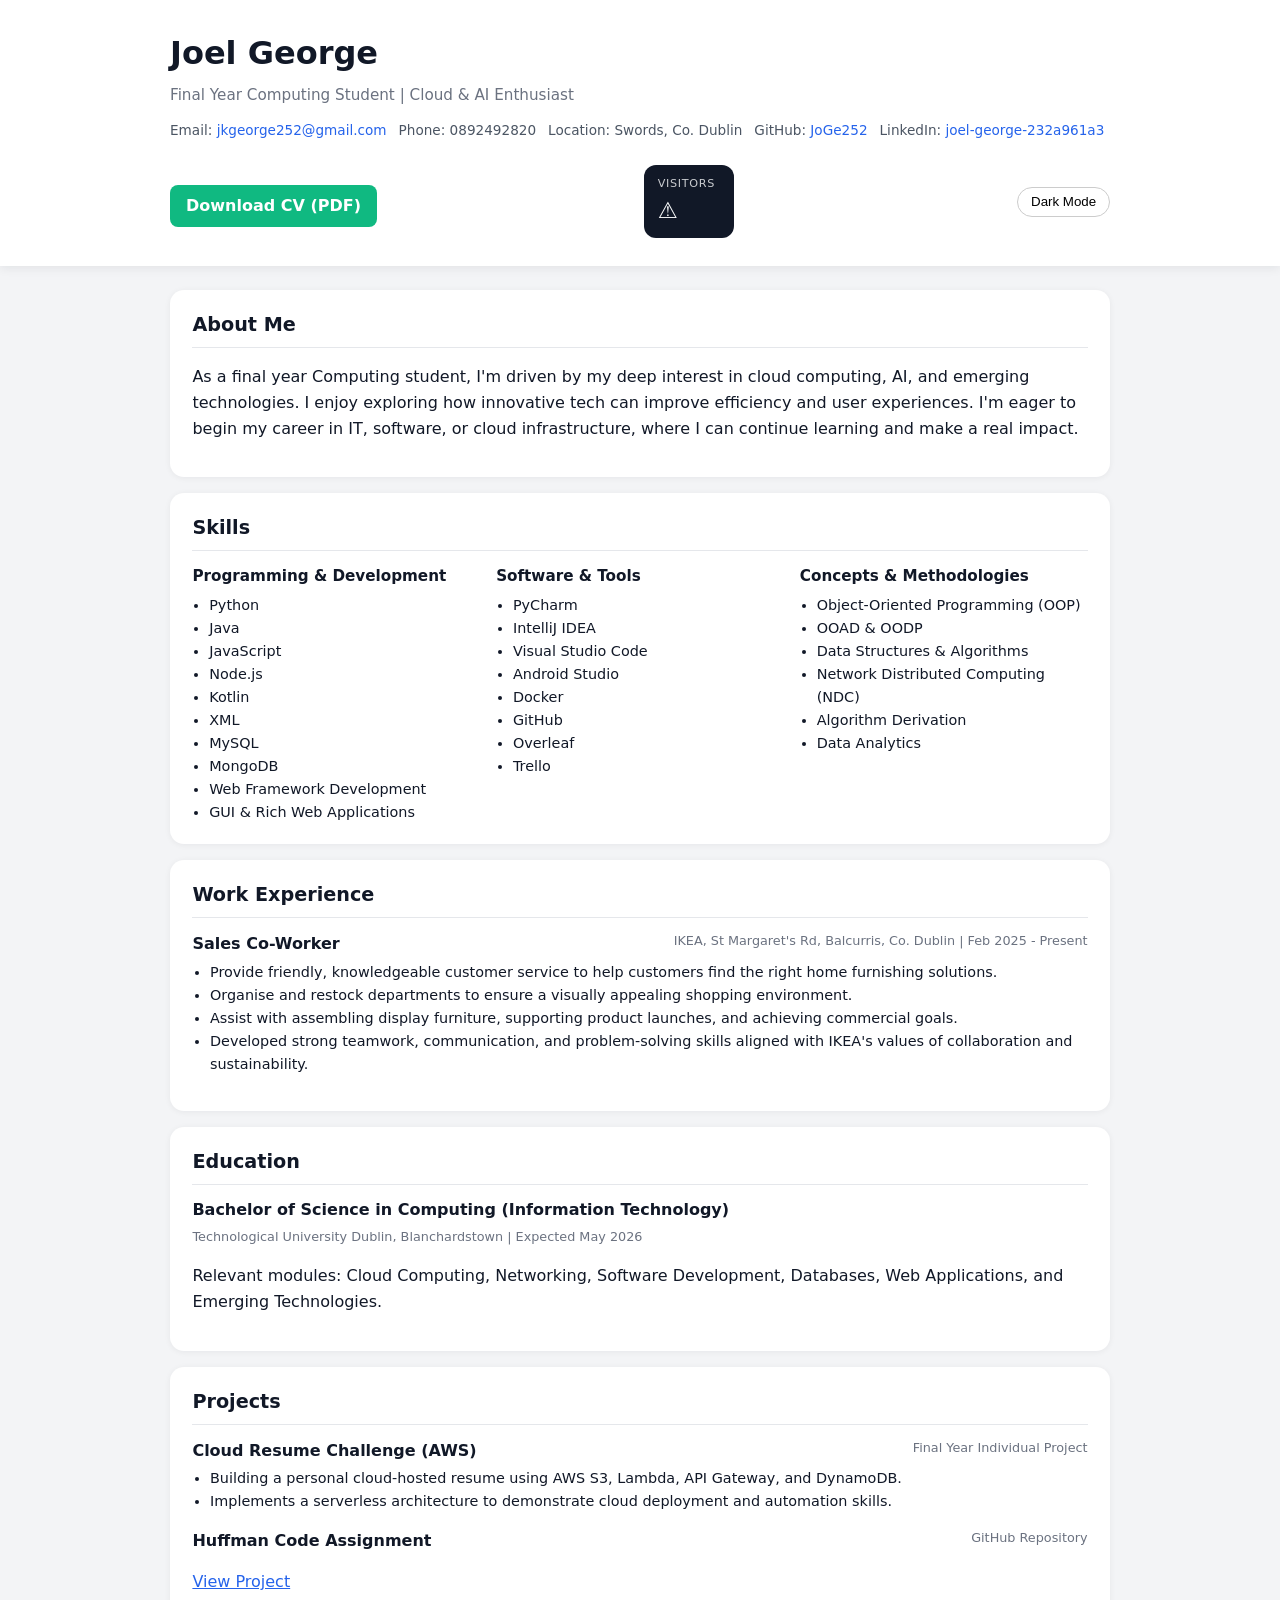
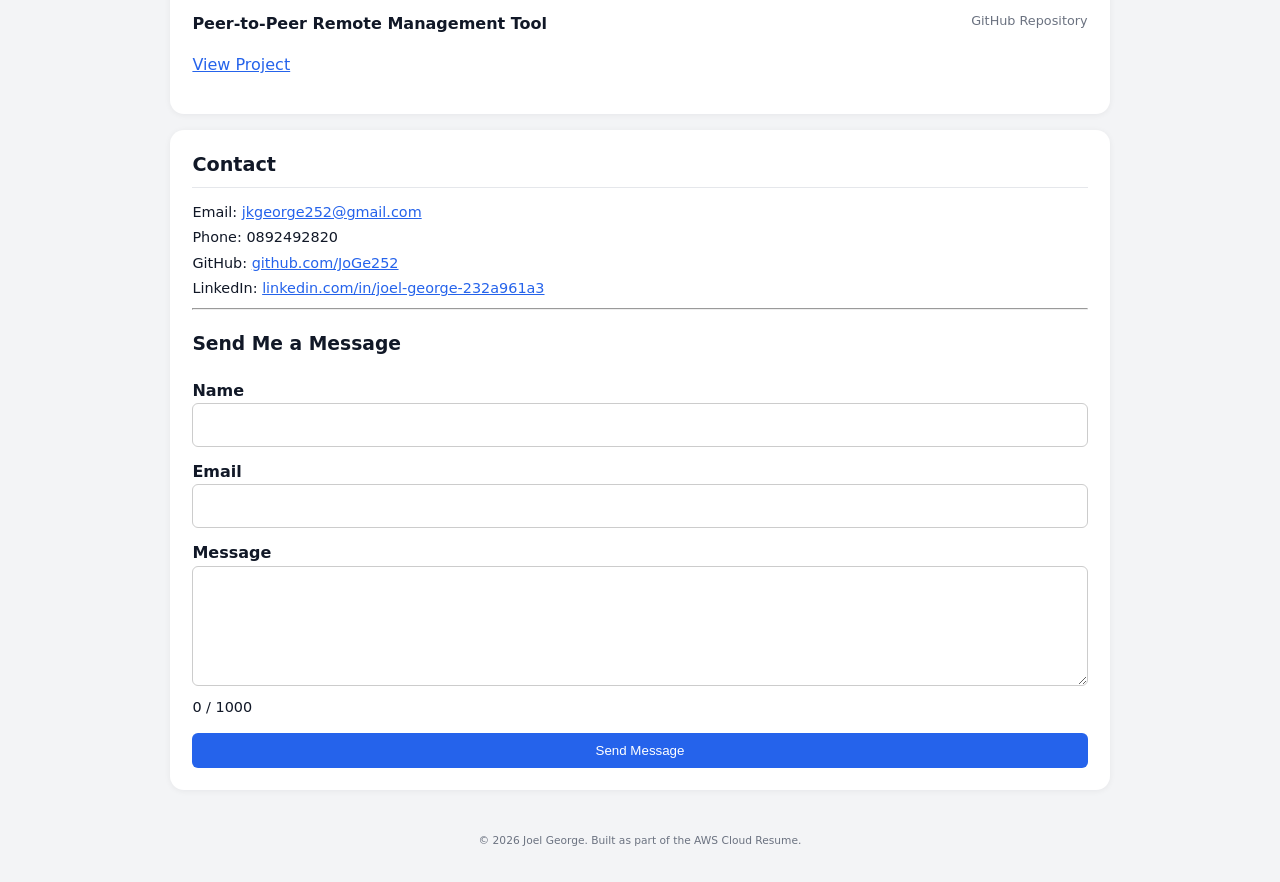
<file: index.html>
<!doctype html>
<html lang="en">
<head>
  <meta charset="utf-8" />
  <meta name="viewport" content="width=device-width,initial-scale=1" />
  <title>Joel George | Cloud Resume</title>

  <!-- Link to the external CSS file for styling -->
  <link rel="stylesheet" href="style.css" />

  <!-- Load JavaScript file to fetch and display visitor count -->
  <script defer src="script.js"></script>
</head>

<body>
  <!-- ===========================
       HEADER SECTION
       =========================== -->
  <header class="site-header">
    <div class="container header-content">
      <div>
        <!-- Your name and tagline -->
        <h1>Joel George</h1>
        <p class="tagline">Final Year Computing Student | Cloud & AI Enthusiast</p>

        <!-- Quick contact details displayed in header -->
        <div class="header-contact">
          <span>Email: <a href="mailto:jkgeorge252@gmail.com">jkgeorge252@gmail.com</a></span>
          <span>Phone: 0892492820</span>
          <span>Location: Swords, Co. Dublin</span>
          <span>GitHub: <a href="https://github.com/JoGe252" target="_blank">JoGe252</a></span>
          <span>LinkedIn: <a href="https://www.linkedin.com/in/joel-george-232a961a3/" target="_blank">joel-george-232a961a3</a></span>
        </div>
      </div>

      <!-- Download CV -->
      <a href="./Joel-George-CV.pdf" class="btn-download" download="Joel-George-CV.pdf">
      Download CV (PDF)
      </a>

      <!-- Visitor counter box linked to AWS backend -->
      <div class="visitor-box">
        <span class="visitor-label">Visitors</span>
        <span id="visitor-count" class="visitor-number">—</span>
      </div>

      <!--Dark mode toggle -->
      <button id="theme-toggle" class="theme-toggle">Dark Mode</button>
    </div>
  </header>

  <!-- ===========================
       MAIN CONTENT SECTION
       =========================== -->
  <main class="container">

    <!-- === About Section === -->
    <section id="about" class="card">
      <h2>About Me</h2>
      <p>
        As a final year Computing student, I'm driven by my deep interest in cloud computing, AI, and emerging technologies.
        I enjoy exploring how innovative tech can improve efficiency and user experiences. I'm eager to begin my career in
        IT, software, or cloud infrastructure, where I can continue learning and make a real impact.
      </p>
    </section>

    <!-- === Skills Section === -->
    <section id="skills" class="card">
      <h2>Skills</h2>
      <!-- Grid layout for multiple skill categories -->
      <div class="skill-grid">
        <!-- Programming and Development Skills -->
        <div>
          <h3>Programming & Development</h3>
          <ul>
            <li>Python</li>
            <li>Java</li>
            <li>JavaScript</li>
            <li>Node.js</li>
            <li>Kotlin</li>
            <li>XML</li>
            <li>MySQL</li>
            <li>MongoDB</li>
            <li>Web Framework Development</li>
            <li>GUI & Rich Web Applications</li>
          </ul>
        </div>

        <!-- Software Tools -->
        <div>
          <h3>Software & Tools</h3>
          <ul>
            <li>PyCharm</li>
            <li>IntelliJ IDEA</li>
            <li>Visual Studio Code</li>
            <li>Android Studio</li>
            <li>Docker</li>
            <li>GitHub</li>
            <li>Overleaf</li>
            <li>Trello</li>
          </ul>
        </div>

        <!-- Core Concepts -->
        <div>
          <h3>Concepts & Methodologies</h3>
          <ul>
            <li>Object-Oriented Programming (OOP)</li>
            <li>OOAD & OODP</li>
            <li>Data Structures & Algorithms</li>
            <li>Network Distributed Computing (NDC)</li>
            <li>Algorithm Derivation</li>
            <li>Data Analytics</li>
          </ul>
        </div>
      </div>
    </section>

    <!-- === Work Experience Section === -->
    <section id="experience" class="card">
      <h2>Work Experience</h2>
      <!-- Each job/experience entry -->
      <div class="item">
        <div class="item-header">
          <h3>Sales Co-Worker</h3>
          <span class="item-meta">IKEA, St Margaret's Rd, Balcurris, Co. Dublin | Feb 2025 - Present</span>
        </div>
        <ul>
          <li>Provide friendly, knowledgeable customer service to help customers find the right home furnishing solutions.</li>
          <li>Organise and restock departments to ensure a visually appealing shopping environment.</li>
          <li>Assist with assembling display furniture, supporting product launches, and achieving commercial goals.</li>
          <li>Developed strong teamwork, communication, and problem-solving skills aligned with IKEA's values of collaboration and sustainability.</li>
        </ul>
      </div>
    </section>

    <!-- === Education Section === -->
    <section id="education" class="card">
      <h2>Education</h2>
      <div class="item">
        <div class="item-header">
          <h3>Bachelor of Science in Computing (Information Technology)</h3>
          <span class="item-meta">Technological University Dublin, Blanchardstown | Expected May 2026</span>
        </div>
        <p>
          Relevant modules: Cloud Computing, Networking, Software Development, Databases, Web Applications, and Emerging Technologies.
        </p>
      </div>
    </section>

    <!-- === Projects Section === -->
    <section id="projects" class="card">
      <h2>Projects</h2>

      <!-- Cloud Resume Project -->
      <div class="item">
        <div class="item-header">
          <h3>Cloud Resume Challenge (AWS)</h3>
          <span class="item-meta">Final Year Individual Project</span>
        </div>
        <ul>
          <li>Building a personal cloud-hosted resume using AWS S3, Lambda, API Gateway, and DynamoDB.</li>
          <li>Implements a serverless architecture to demonstrate cloud deployment and automation skills.</li>
        </ul>
      </div>

      <!-- Huffman Code Project -->
      <div class="item">
        <div class="item-header">
          <h3>Huffman Code Assignment</h3>
          <span class="item-meta">GitHub Repository</span>
        </div>
        <p><a href="https://github.com/JoGe252/Data-Structures---Algorithms/tree/main/Major%20Assignment%20B00118121" target="_blank">View Project</a></p>
      </div>

      <!-- Peer-to-Peer Project -->
      <div class="item">
        <div class="item-header">
          <h3>Peer-to-Peer Remote Management Tool</h3>
          <span class="item-meta">GitHub Repository</span>
        </div>
        <p><a href="https://github.com/JoGe252/NDC/tree/main/Assignment%201%20-%20B00118121" target="_blank">View Project</a></p>
      </div>
    </section>

    <!-- === Contact Section === -->
    <section id="contact" class="card">
      <h2>Contact</h2>

      <p>Email: <a href="mailto:jkgeorge252@gmail.com">jkgeorge252@gmail.com</a></p>
      <p>Phone: 0892492820</p>
      <p>GitHub: <a href="https://github.com/JoGe252" target="_blank">github.com/JoGe252</a></p>
      <p>LinkedIn: <a href="https://www.linkedin.com/in/joel-george-232a961a3/" target="_blank">linkedin.com/in/joel-george-232a961a3</a></p>

      <hr />

      <!-- === Contact Me Form === -->
      <h3>Send Me a Message</h3>
      <form id="contact-form">
        <div class="form-group">
          <label for="name">Name</label>
          <input id="name" name="name" type="text" required />
        </div>

        <div class="form-group">
          <label for="email">Email</label>
          <input id="email" name="email" type="email" required />
        </div>

        <div class="form-group">
          <label for="message">Message</label>
          <textarea id="message" name="message" rows="4" maxlength="1000" required></textarea>
          <p id="message-counter">0 / 1000</p>
        </div>

        <!-- Changed button text (no longer prototype) -->
        <button type="submit" id="submit-btn">Send Message</button>
      </form>

      <p class="form-feedback" id="form-feedback"></p>
    </section>
  </main>

  <!-- ===========================
       FOOTER SECTION
       =========================== -->
  <footer class="site-footer">
    <div class="container">
      <small>© <span id="year"></span> Joel George. Built as part of the AWS Cloud Resume.</small>
    </div>
  </footer>

  <!-- Back to Top Button -->
  <button id="back-to-top" class="back-to-top">↑</button>

</body>
</html>
</file>
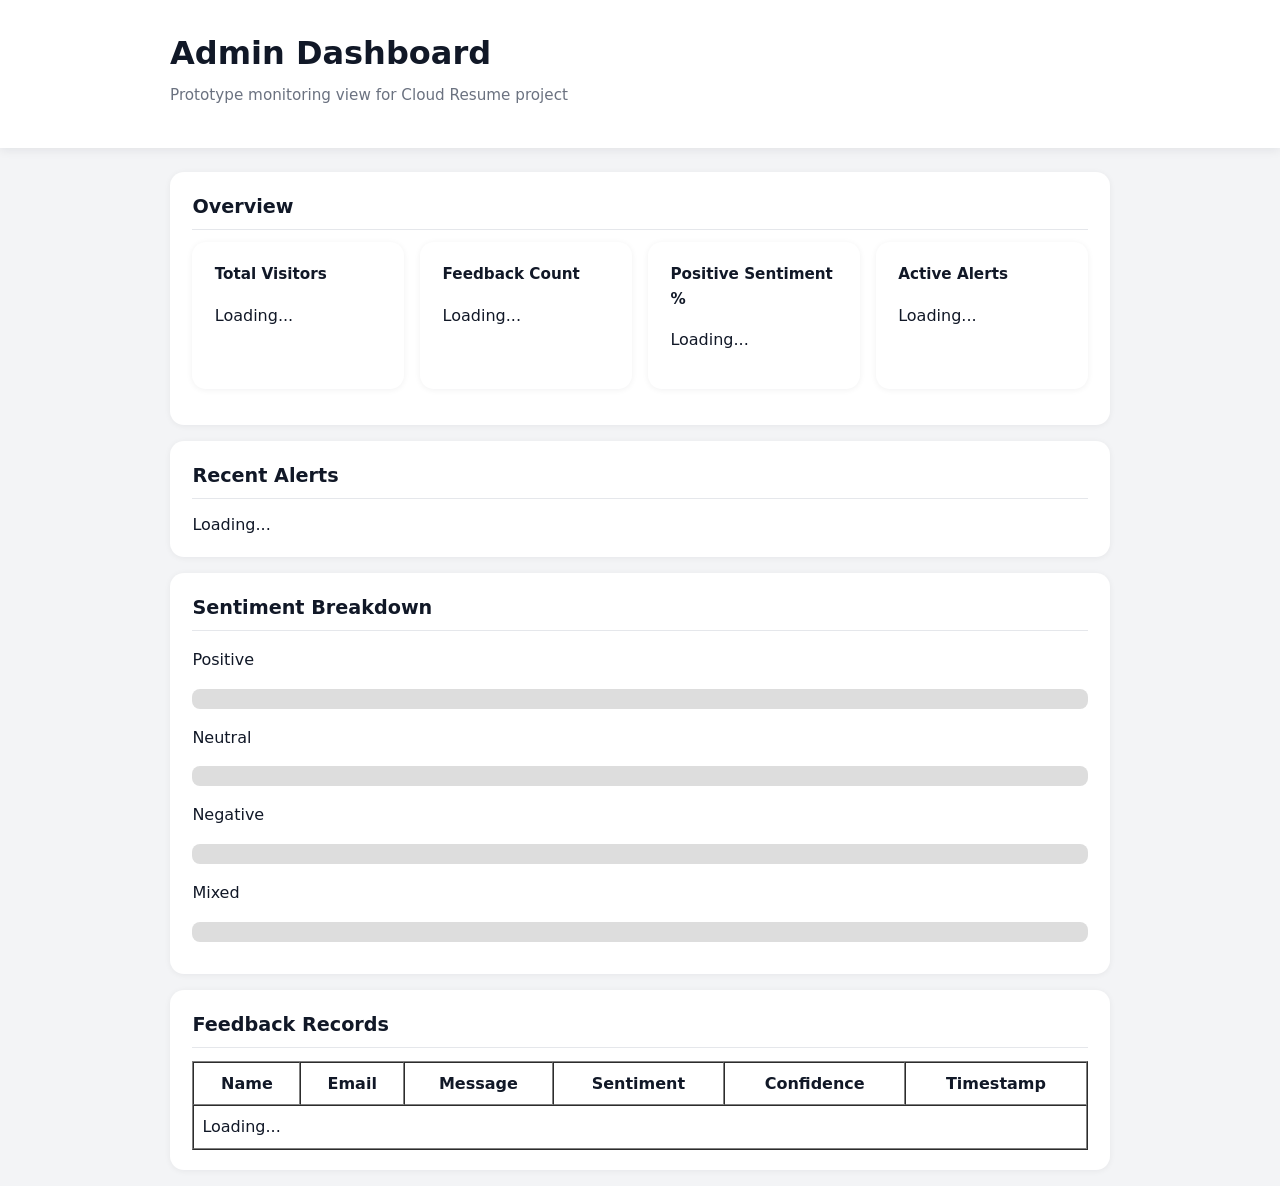
<file: admin.html>
<!doctype html>
<html lang="en">
<head>
  <meta charset="utf-8" />
  <meta name="viewport" content="width=device-width,initial-scale=1" />
  <title>Admin Dashboard | Cloud Resume</title>
  <link rel="stylesheet" href="style.css" />
  <script defer src="admin.js"></script>
</head>
<body>
  <header class="site-header">
    <div class="container header-content">
      <div>
        <h1>Admin Dashboard</h1>
        <p class="tagline">Prototype monitoring view for Cloud Resume project</p>
      </div>
    </div>
  </header>

  <main class="container">

    <!-- Metric cards -->
    <section class="card">
      <h2>Overview</h2>
      <div class="skill-grid">
        <div class="card">
          <h3>Total Visitors</h3>
          <p id="metric-visitors">Loading...</p>
        </div>
        <div class="card">
          <h3>Feedback Count</h3>
          <p id="metric-feedback">Loading...</p>
        </div>
        <div class="card">
          <h3>Positive Sentiment %</h3>
          <p id="metric-positive">Loading...</p>
        </div>
        <div class="card">
          <h3>Active Alerts</h3>
          <p id="metric-alerts">Loading...</p>
        </div>
      </div>
    </section>

    <!-- Alerts -->
    <section class="card">
      <h2>Recent Alerts</h2>
      <div id="alerts-list">Loading...</div>
    </section>

    <!-- Sentiment breakdown -->
    <section class="card">
      <h2>Sentiment Breakdown</h2>

      <p>Positive</p>
      <div class="bar-container"><div id="bar-positive" class="bar-fill"></div></div>

      <p>Neutral</p>
      <div class="bar-container"><div id="bar-neutral" class="bar-fill"></div></div>

      <p>Negative</p>
      <div class="bar-container"><div id="bar-negative" class="bar-fill"></div></div>

      <p>Mixed</p>
      <div class="bar-container"><div id="bar-mixed" class="bar-fill"></div></div>
    </section>

    <!-- Feedback table -->
    <section class="card">
      <h2>Feedback Records</h2>
      <div style="overflow-x:auto;">
        <table id="feedback-table" border="1" cellpadding="8" cellspacing="0" width="100%">
          <thead>
            <tr>
              <th>Name</th>
              <th>Email</th>
              <th>Message</th>
              <th>Sentiment</th>
              <th>Confidence</th>
              <th>Timestamp</th>
            </tr>
          </thead>
          <tbody>
            <tr><td colspan="6">Loading...</td></tr>
          </tbody>
        </table>
      </div>
    </section>

  </main>
</body>
</html>
</file>
<file: style.css>
/* ===========================
   GLOBAL STYLES
   =========================== */

/* Base color theme, font, and spacing */
:root {
  font-family: system-ui, -apple-system, BlinkMacSystemFont, sans-serif;
  line-height: 1.6;
  color: #111827; /* Dark gray text */
  background-color: #f3f4f6; /* Light gray background */
}

/* Apply consistent box sizing to all elements */
*,
*::before,
*::after {
  box-sizing: border-box;
}

/* Reset margin for body */
body {
  margin: 0;
}

/* Reusable container that centers content */
.container {
  max-width: 980px;
  margin: 0 auto;
  padding: 0 1.25rem;
}

/* ===========================
   HEADER STYLING
   =========================== */

.site-header {
  background-color: #ffffff;
  box-shadow: 0 2px 10px rgba(15, 23, 42, 0.08);
  padding: 1.75rem 0;
  margin-bottom: 1.5rem;
}

/* Aligns header content in a flexbox for name + visitor box */
.header-content {
  display: flex;
  flex-wrap: wrap;
  align-items: center;
  gap: 1.5rem;
  justify-content: space-between;
}

/* Big name at top */
h1 {
  font-size: 2rem;
  margin: 0 0 0.25rem;
}

/* Subtitle / tagline under name */
.tagline {
  margin: 0 0 0.75rem;
  color: #6b7280; /* Muted gray */
  font-size: 0.95rem;
}

/* Contact info in the header */
.header-contact {
  display: flex;
  flex-wrap: wrap;
  gap: 0.75rem;
  font-size: 0.85rem;
  color: #4b5563;
}

/* Links inside header contact */
.header-contact a {
  color: #2563eb; /* Blue */
  text-decoration: none;
}

.header-contact a:hover {
  text-decoration: underline;
}

/* Visitor counter box style */
.visitor-box {
  min-width: 90px;
  padding: 0.6rem 0.85rem;
  border-radius: 12px;
  background-color: #111827; /* Dark box */
  color: #f9fafb;
  display: flex;
  flex-direction: column;
  align-items: flex-start;
  justify-content: center;
}

/* Label text (small, uppercase) */
.visitor-label {
  font-size: 0.7rem;
  text-transform: uppercase;
  letter-spacing: 0.06em;
  opacity: 0.8;
}

/* Counter number style */
.visitor-number {
  font-size: 1.4rem;
  font-weight: 600;
}

/* ===========================
   CARD / SECTION STYLING
   =========================== */

.card {
  background-color: #ffffff;
  border-radius: 14px;
  padding: 1.25rem 1.4rem;
  margin-bottom: 1rem;
  box-shadow: 0 1px 6px rgba(15, 23, 42, 0.06);
}

/* Section titles (e.g. "About Me", "Skills") */
.card h2 {
  margin: 0 0 0.8rem;
  font-size: 1.2rem;
  color: #111827;
  border-bottom: 1px solid #e5e7eb;
  padding-bottom: 0.4rem;
}

/* ===========================
   SKILLS GRID
   =========================== */

/* Create responsive columns for skills */
.skill-grid {
  display: grid;
  grid-template-columns: repeat(auto-fit, minmax(180px, 1fr));
  gap: 1rem;
}

/* Subheadings for skill categories */
.skill-grid h3 {
  margin: 0 0 0.35rem;
  font-size: 0.95rem;
  color: #111827;
}

/* Bullet points inside skill list */
.skill-grid ul {
  margin: 0;
  padding-left: 1.05rem;
  font-size: 0.9rem;
}

/* ===========================
   EXPERIENCE / PROJECTS ITEMS
   =========================== */

.item {
  margin-bottom: 0.9rem;
}

/* Header inside each job/project card */
.item-header {
  display: flex;
  flex-wrap: wrap;
  justify-content: space-between;
  gap: 0.25rem;
}

/* Job or project title */
.item-header h3 {
  margin: 0;
  font-size: 1rem;
}

/* Dates and company info */
.item-meta {
  font-size: 0.8rem;
  color: #6b7280;
}

/* Bullet points for responsibilities or features */
.item ul {
  margin: 0.25rem 0 0;
  padding-left: 1.1rem;
  font-size: 0.9rem;
}

/* ===========================
   CONTACT & LINKS
   =========================== */

#contact p {
  margin: 0.15rem 0;
  font-size: 0.9rem;
}

/* General link color */
a {
  color: #2563eb;
}

a:hover {
  text-decoration: underline;
}

/* ===========================
   FOOTER
   =========================== */

.site-footer {
  padding: 1.5rem 0 2rem;
  text-align: center;
  font-size: 0.8rem;
  color: #6b7280;
}

/* ===========================
   MOBILE RESPONSIVENESS
   =========================== */

@media (max-width: 600px) {
  /* Slightly smaller name on small screens */
  h1 {
    font-size: 1.6rem;
  }

  /* Visitor counter aligns better on mobile */
  .visitor-box {
    align-self: flex-start;
  }
}

/* === DARK MODE TOGGLE === */
.theme-toggle {
  margin-left: 1rem;
  padding: 0.4rem 0.8rem;
  border-radius: 999px;
  border: 1px solid #ccc;
  background: #ffffff;
  cursor: pointer;
}

/* Dark mode styles */
body.dark-mode {
  background-color: #111827;
  color: #f3f4f6;
}

body.dark-mode .card {
  background-color: #1f2937;
  color: #f3f4f6;
}

body.dark-mode .site-header,
body.dark-mode .site-footer {
  background-color: #1f2937;
}

/* === BACK TO TOP BUTTON === */
.back-to-top {
  position: fixed;
  bottom: 25px;
  right: 25px;
  width: 45px;
  height: 45px;
  background: #2563eb;
  color: white;
  border-radius: 50%;
  border: none;
  font-size: 1.6rem;
  cursor: pointer;
  display: none;
  box-shadow: 0 4px 10px rgba(0,0,0,0.3);
}

.back-to-top:hover {
  transform: translateY(-3px);
}

/* === DOWNLOAD CV BUTTON === */
.btn-download {
  background: #10b981;
  padding: 0.5rem 1rem;
  border-radius: 8px;
  color: white;
  text-decoration: none;
  font-weight: 600;
  display: inline-block;
  margin-top: 0.5rem;
}

.btn-download:hover {
  opacity: 0.9;
}

/* === CONTACT FORM === */
#contact-form {
  display: flex;
  flex-direction: column;
  gap: 0.75rem;
}

.form-group label {
  font-weight: 600;
}

.form-group input,
.form-group textarea {
  width: 100%;
  padding: 0.5rem;
  border-radius: 6px;
  border: 1px solid #ccc;
  font: inherit;
}

#contact-form button {
  background: #2563eb;
  color: white;
  padding: 0.6rem 1rem;
  border: none;
  border-radius: 6px;
  cursor: pointer;
}

#contact-form button:hover {
  opacity: 0.9;
}

.form-feedback {
  font-size: 0.9rem;
  margin-top: 0.5rem;
}


.bar-container {
  width: 100%;
  background: #ddd;
  border-radius: 8px;
  margin-bottom: 12px;
  height: 20px;
}

.bar-fill {
  height: 20px;
  width: 0;
  background: steelblue;
  border-radius: 8px;
  transition: width 0.4s ease;
}
</file>
